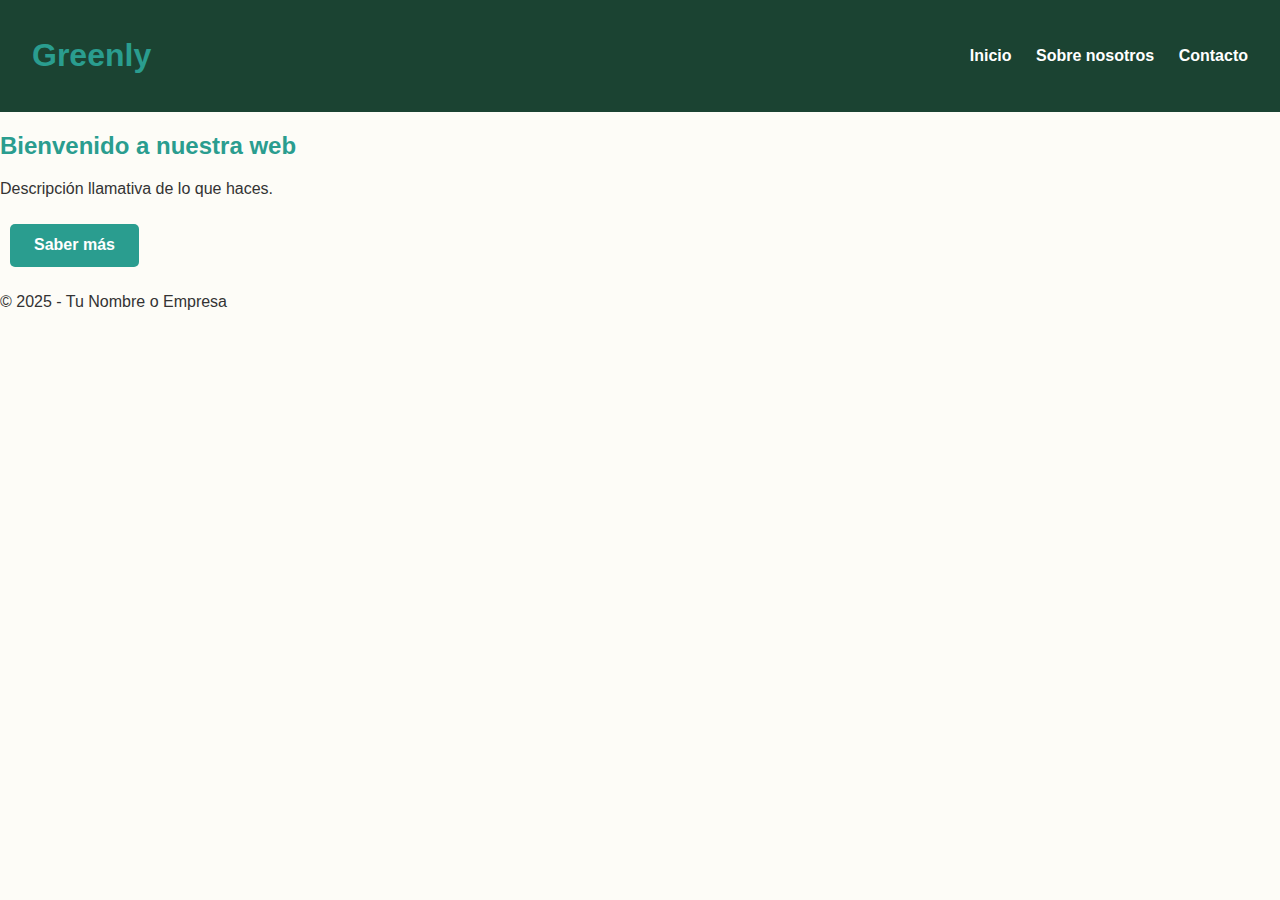
<file: index.html>
<!DOCTYPE html>
<html lang="es">
<head>
  <meta charset="UTF-8">
  <meta name="viewport" content="width=device-width, initial-scale=1.0">
  <title>Mi Landing Page</title>
  <link rel="stylesheet" href="style.css">
</head>
<body>
  <header>
    <h1>Greenly</h1>
    <nav>
      <a href="#">Inicio</a>
      <a href="#">Sobre nosotros</a>
      <a href="#">Contacto</a>
    </nav>
  </header>

  <section class="hero">
    <h2>Bienvenido a nuestra web</h2>
    <p>Descripción llamativa de lo que haces.</p>
    <a href="#" class="btn">Saber más</a>
  </section>

  <footer>
    <p>© 2025 - Tu Nombre o Empresa</p>
  </footer>
</body>
</html>
</file>
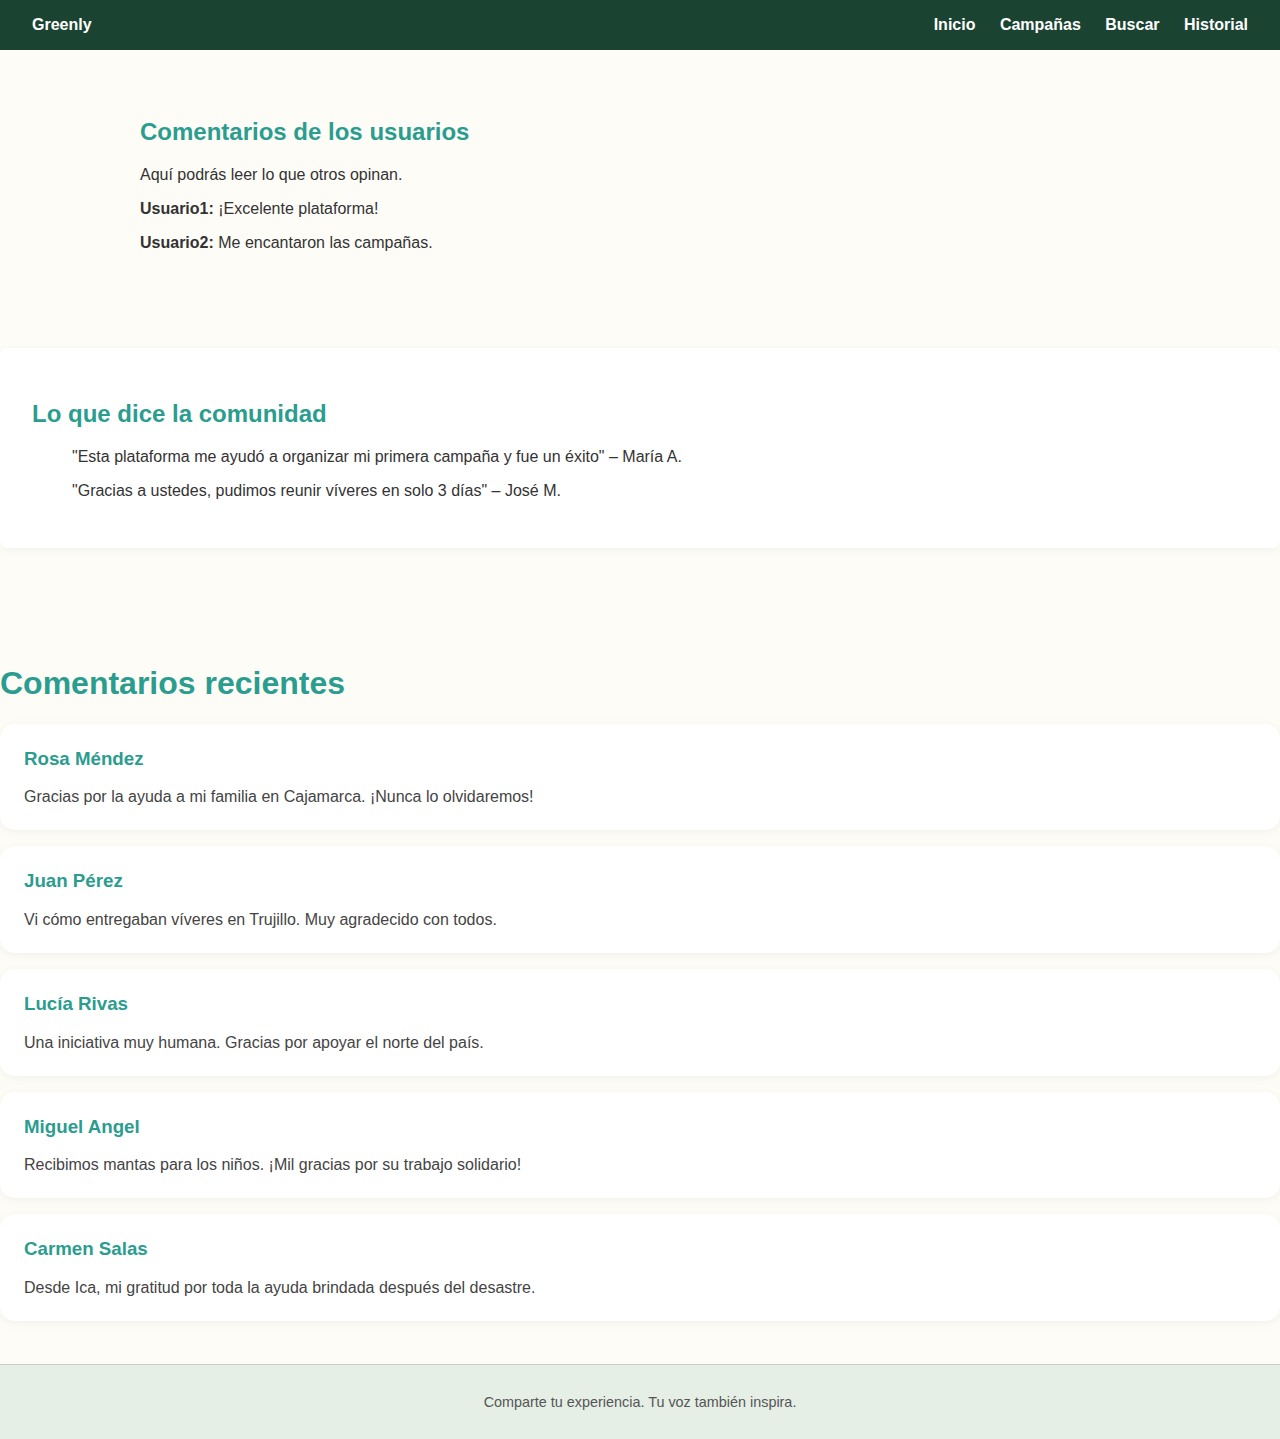
<file: comments.html>
<!DOCTYPE html>
<html lang="es">
<head>
  <meta charset="UTF-8">
  <title>Comentarios</title>
  <link rel="stylesheet" href="style.css">
</head>
<body>
  <header>
    <div><strong>Greenly</strong></div>
    <nav>
      <a href="home.html">Inicio</a>
      <a href="campaigns.html">Campañas</a>
      <a href="search.html">Buscar</a>
      <a href="user.html">Historial</a>
    </nav>
  </header>

  <div class="container">
    <h2>Comentarios de los usuarios</h2>
    <p>Aquí podrás leer lo que otros opinan.</p>
    <p><strong>Usuario1:</strong> ¡Excelente plataforma!</p>
    <p><strong>Usuario2:</strong> Me encantaron las campañas.</p>
  </div>

  <div class="section-info">
    <h2>Lo que dice la comunidad</h2>
    <blockquote>"Esta plataforma me ayudó a organizar mi primera campaña y fue un éxito" – María A.</blockquote>
    <blockquote>"Gracias a ustedes, pudimos reunir víveres en solo 3 días" – José M.</blockquote>
  </div>

  <div class="container"></div>
    <h1>Comentarios recientes</h1>
  
    <div class="card">
      <h3>Rosa Méndez</h3>
      <p>Gracias por la ayuda a mi familia en Cajamarca. ¡Nunca lo olvidaremos!</p>
    </div>
  
    <div class="card">
      <h3>Juan Pérez</h3>
      <p>Vi cómo entregaban víveres en Trujillo. Muy agradecido con todos.</p>
    </div>
  
    <div class="card">
      <h3>Lucía Rivas</h3>
      <p>Una iniciativa muy humana. Gracias por apoyar el norte del país.</p>
    </div>
  
    <div class="card">
      <h3>Miguel Angel</h3>
      <p>Recibimos mantas para los niños. ¡Mil gracias por su trabajo solidario!</p>
    </div>
  
    <div class="card">
      <h3>Carmen Salas</h3>
      <p>Desde Ica, mi gratitud por toda la ayuda brindada después del desastre.</p>
    </div>
  </div>
  
  <div class="footer">
    Comparte tu experiencia. Tu voz también inspira.
  </div>
  
  
  
</body>
</html>
</file>
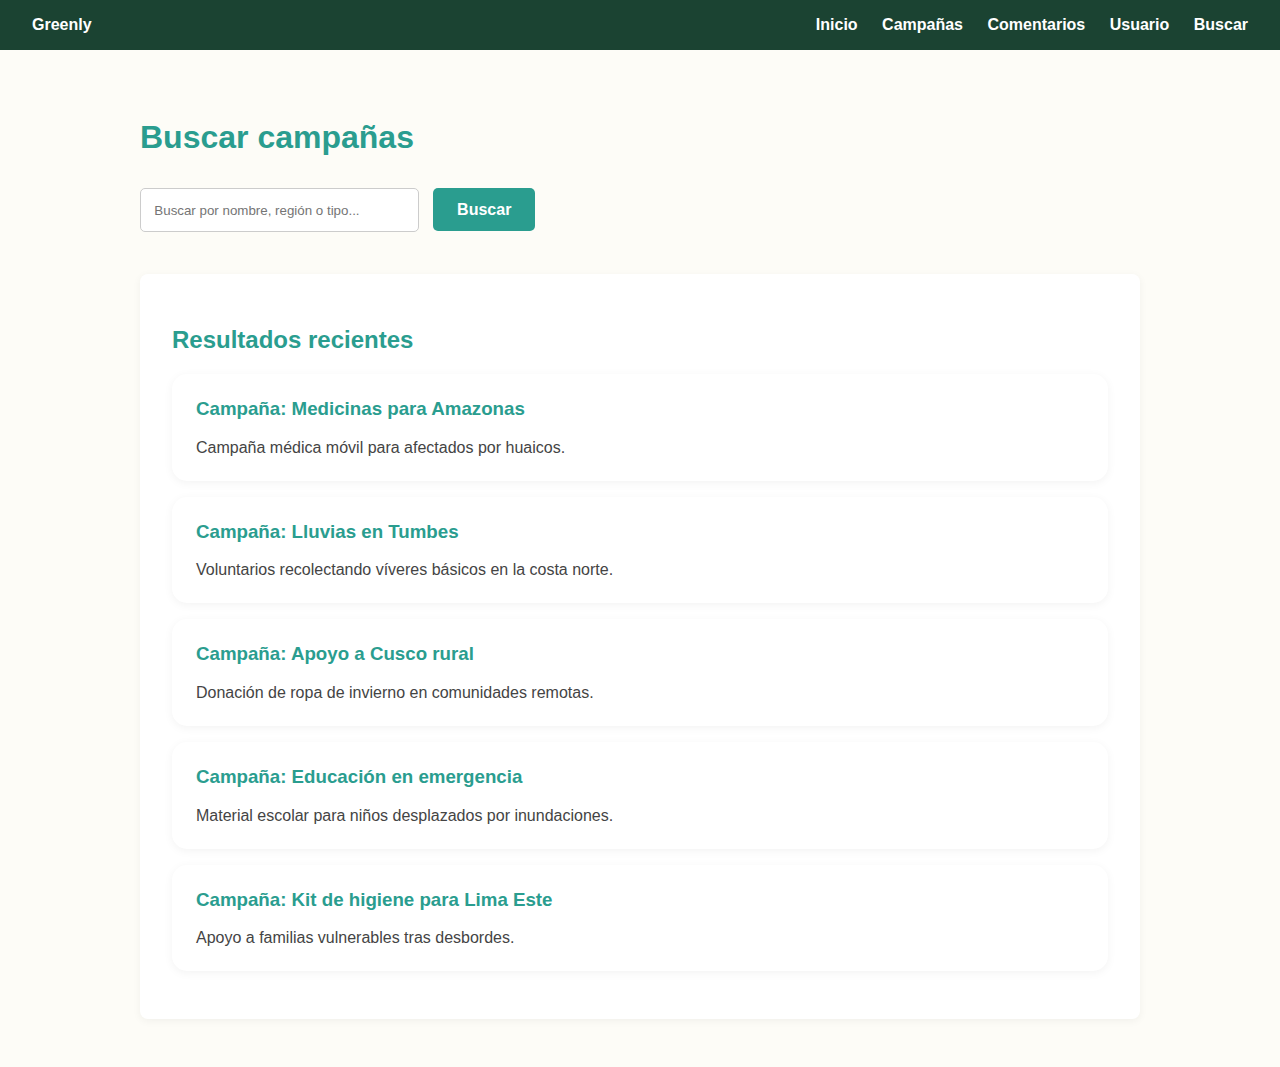
<file: search.html>
<!DOCTYPE html>
<html lang="es">
<head>
  <meta charset="UTF-8" />
  <title>Buscar Campañas</title>
  <link rel="stylesheet" href="style.css" />
</head>
<body>
  <header>
    <div><strong>Greenly</strong></div>
    <nav>
      <a href="home.html">Inicio</a>
      <a href="campaigns.html">Campañas</a>
      <a href="comments.html">Comentarios</a>
      <a href="user.html">Usuario</a>
      <a href="search.html">Buscar</a>
    </nav>
  </header>

  <div class="container">
    <h1>Buscar campañas</h1>
    <input type="text" placeholder="Buscar por nombre, región o tipo..." />
    <a href="#" class="btn">Buscar</a>
  
    <div class="section-info">
      <h2>Resultados recientes</h2>
  
      <div class="card">
        <h3>Campaña: Medicinas para Amazonas</h3>
        <p>Campaña médica móvil para afectados por huaicos.</p>
      </div>
  
      <div class="card">
        <h3>Campaña: Lluvias en Tumbes</h3>
        <p>Voluntarios recolectando víveres básicos en la costa norte.</p>
      </div>
  
      <div class="card">
        <h3>Campaña: Apoyo a Cusco rural</h3>
        <p>Donación de ropa de invierno en comunidades remotas.</p>
      </div>
  
      <div class="card">
        <h3>Campaña: Educación en emergencia</h3>
        <p>Material escolar para niños desplazados por inundaciones.</p>
      </div>
  
      <div class="card">
        <h3>Campaña: Kit de higiene para Lima Este</h3>
        <p>Apoyo a familias vulnerables tras desbordes.</p>
      </div>
    </div>
  </div>
  
</body>
</html>
</file>
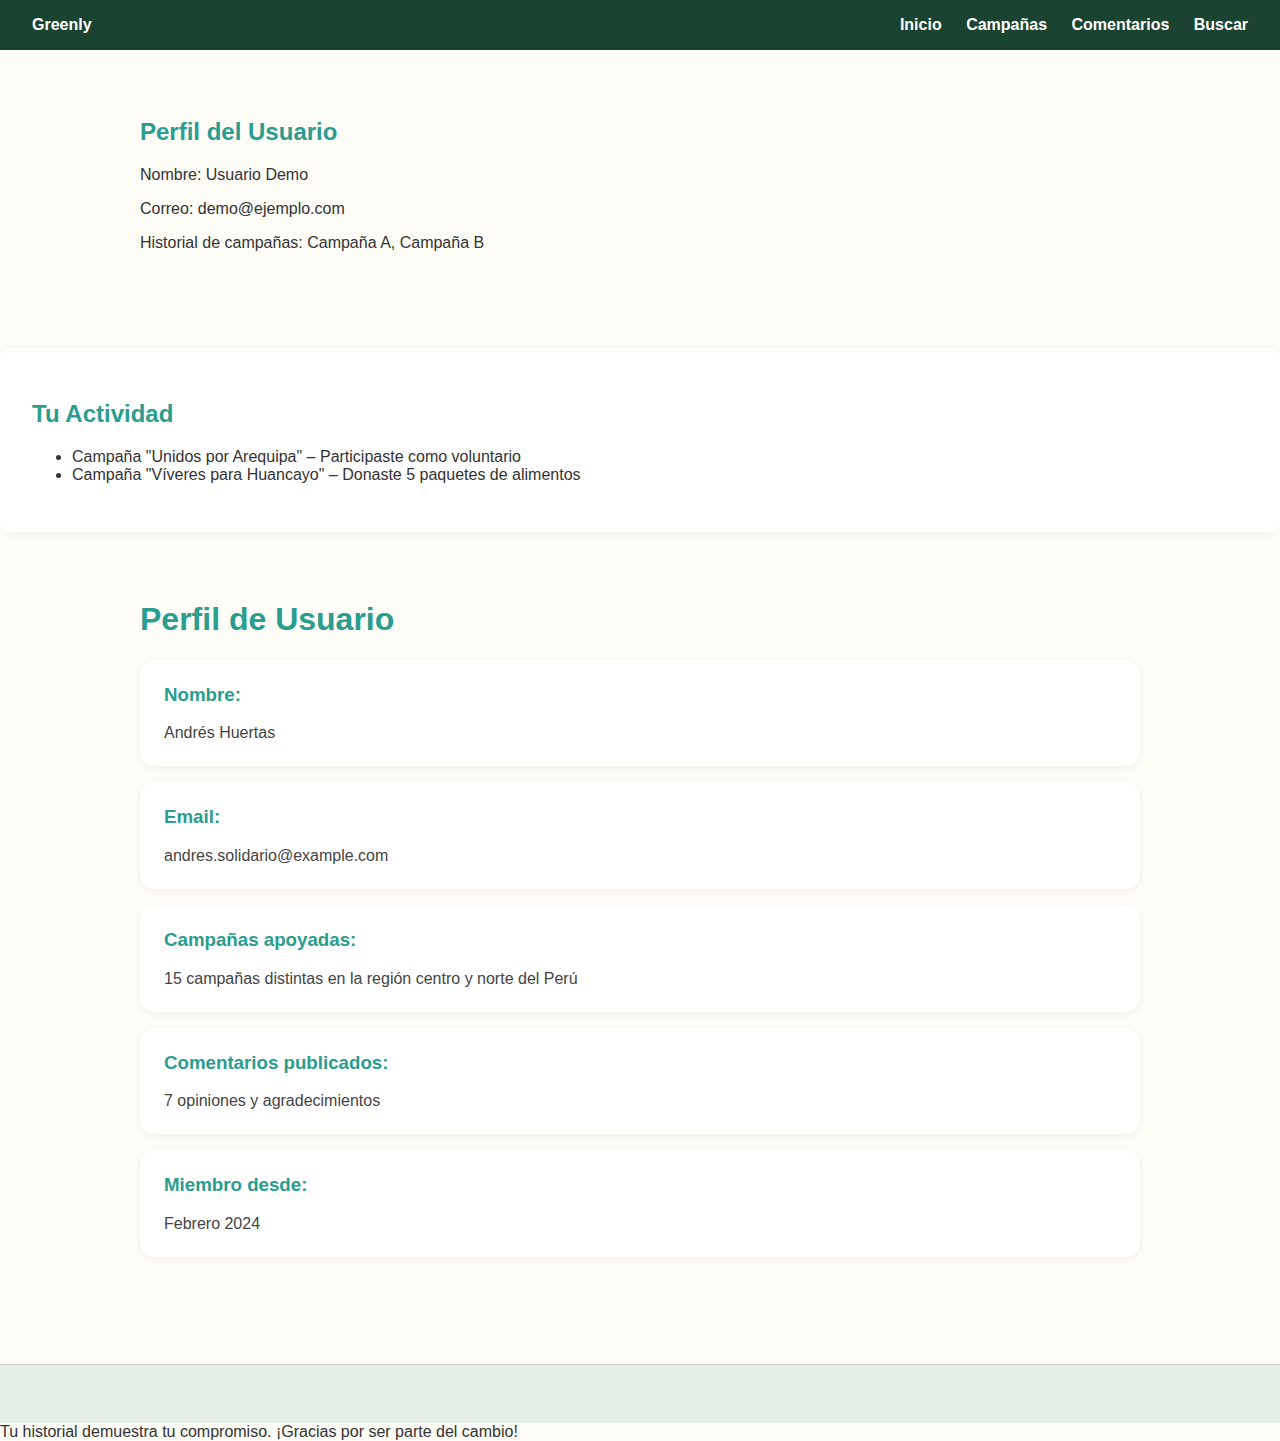
<file: user.html>
<!DOCTYPE html>
<html lang="es">
<head>
  <meta charset="UTF-8">
  <title>Usuario</title>
  <link rel="stylesheet" href="style.css">
</head>
<body>
  <header>
    <div><strong>Greenly</strong></div>
    <nav>
      <a href="home.html">Inicio</a>
      <a href="campaigns.html">Campañas</a>
      <a href="comments.html">Comentarios</a>
      <a href="#">Buscar</a>
    </nav>
  </header>

  <div class="container">
    <h2>Perfil del Usuario</h2>
    <p>Nombre: Usuario Demo</p>
    <p>Correo: demo@ejemplo.com</p>
    <p>Historial de campañas: Campaña A, Campaña B</p>
  </div>

  <div class="section-info">
    <h2>Tu Actividad</h2>
    <ul>
      <li>Campaña "Unidos por Arequipa" – Participaste como voluntario</li>
      <li>Campaña "Víveres para Huancayo" – Donaste 5 paquetes de alimentos</li>
    </ul>
  </div>
  
  
  <div class="container">
    <h1>Perfil de Usuario</h1>
  
    <div class="card">
      <h3>Nombre:</h3>
      <p>Andrés Huertas</p>
    </div>
  
    <div class="card">
      <h3>Email:</h3>
      <p>andres.solidario@example.com</p>
    </div>
  
    <div class="card">
      <h3>Campañas apoyadas:</h3>
      <p>15 campañas distintas en la región centro y norte del Perú</p>
    </div>
  
    <div class="card">
      <h3>Comentarios publicados:</h3>
      <p>7 opiniones y agradecimientos</p>
    </div>
  
    <div class="card">
      <h3>Miembro desde:</h3>
      <p>Febrero 2024</p>
    </div>
  </div>
  <div class="footer"></div>
    Tu historial demuestra tu compromiso. ¡Gracias por ser parte del cambio!
  </div>
  
</body>
</html>
</file>
<file: style.css>
body {
    margin: 0;
    font-family: 'Segoe UI', sans-serif;
    background-color: #fdfcf7; /* color hueso */
    color: #333;
  }
  
  header {
    background-color: #1b4332; /* verde oscuro */
    padding: 1em 2em;
    display: flex;
    justify-content: space-between;
    align-items: center;
    color: white;
  }
  
  nav a {
    color: white;
    margin-left: 20px;
    text-decoration: none;
    font-weight: bold;
  }
  
  nav a:hover {
    text-decoration: underline;
  }
  
  .container {
    padding: 3em 2em;
    max-width: 1000px;
    margin: auto;
  }
  
  h1, h2 {
    color: #2a9d8f; /* verde principal */
  }
  
  .btn {
    padding: 0.8em 1.5em;
    background-color: #2a9d8f;
    color: white;
    border: none;
    border-radius: 5px;
    text-decoration: none;
    font-weight: bold;
    margin: 10px;
    display: inline-block;
  }
  
  .image-grid {
    display: flex;
    justify-content: center;
    gap: 20px;
    flex-wrap: wrap;
    padding-top: 2em;
  }
  
  .image-grid img {
    width: 300px;
    border-radius: 10px;
    box-shadow: 0 4px 10px rgba(0,0,0,0.1);
  }
  
  .footer {
    background-color: #e5efe6;
    padding: 2em;
    text-align: center;
    
    margin-top: 3em;
    font-size: 0.9em;
    color: #555;
    border-top: 1px solid #ccc;
  }
  
  .section-info {
    background-color: #fff;
    padding: 2em;
    margin-top: 2em;
    border-radius: 8px;
    box-shadow: 0 2px 8px rgba(0,0,0,0.05);
  }
  
  input[type="text"], input[type="password"] {
    padding: 1em;
    width: 250px;
    margin: 10px 0;
    border: 1px solid #ccc;
    border-radius: 5px;
  }
  
  .login-box {
    display: flex;
    flex-direction: column;
    align-items: center;
    justify-content: center;
    padding: 3em;
    background-color: white;
    border-radius: 15px;
    box-shadow: 0 0 20px rgba(0,0,0,0.1);
    transition: transform 0.4s ease, box-shadow 0.4s ease;
  }
  
  .login-box:hover {
    transform: translateY(-10px); /* Efecto al pasar el mouse */
    box-shadow: 0 0 25px rgba(0,0,0,0.2);
  }
  
  .card {
    background-color: white;
    border-radius: 15px;
    padding: 1.5em;
    margin: 1em 0;
    box-shadow: 0 2px 10px rgba(0, 0, 0, 0.05);
    transition: transform 0.2s ease;
  }
  
  .card:hover {
    transform: translateY(-4px);
  }
  
  .card h3 {
    margin-top: 0;
    color: #2a9d8f;
  }
  
  .card p {
    color: #444;
    margin-bottom: 0;
  }

  .login-container {
    text-align: center;
  }
  
  .login-form {
    display: flex;
    flex-direction: column;
    align-items: center;
    margin-top: 1rem;
  }
  
  .login-form input {
    width: 80%;
    max-width: 350px;
    margin: 10px;
  }
  
  .login-buttons {
    display: flex;
    justify-content: space-around;
    margin-top: 20px;
    width: 100%;
    max-width: 350px;
  }
  
  .login-buttons .btn {
    width: 45%;
  }
</file>
